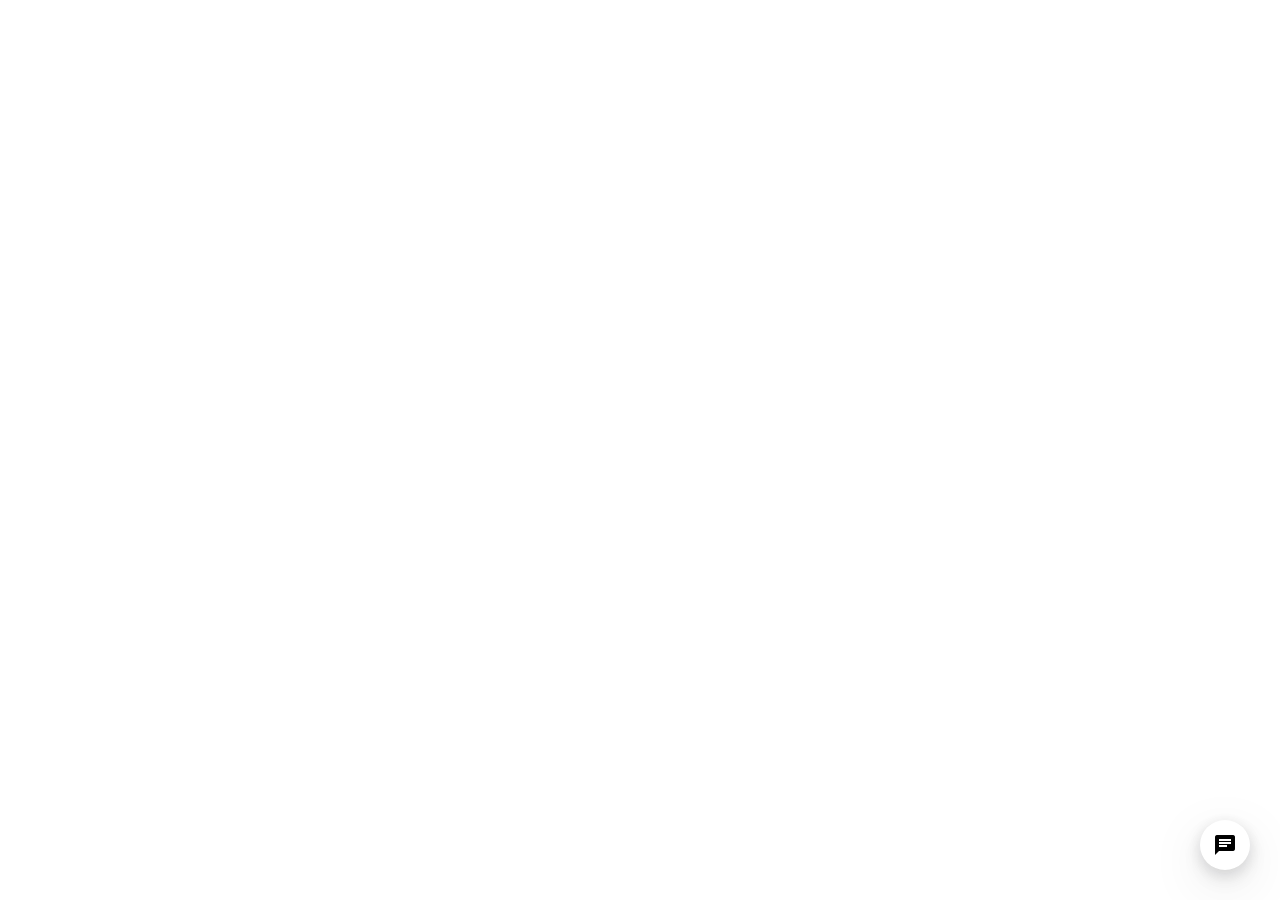
<file: index.html>
<!DOCTYPE html>
<html lang="en">

<head>
    <meta charset="UTF-8">
    <title>Chat Bot</title>
    <link rel="stylesheet" href="https://fonts.googleapis.com/icon?family=Material+Icons">
    <link href="https://fonts.googleapis.com/css2?family=Ubuntu&display=swap" rel="stylesheet">
    <style>
        /* html{
            background-color: #111;
        } */
        html,
        body {
            margin: 0;
            padding: 0;
        }

        .chatbot {
            position: fixed;
            right: 30px;
            bottom: 30px;
            display: flex;
            flex-direction: column;
            align-items: center;
            font-family: 'Ubuntu', sans-serif;
        }

        #chatbox {
            background-color: white;
            box-shadow: rgba(17, 17, 26, 0.1) 0px 4px 16px, rgba(17, 17, 26, 0.1) 0px 8px 24px, rgba(17, 17, 26, 0.1) 0px 16px 56px;
            border-radius: 20px;
            margin-bottom: 10px;
            position: relative;
            overflow: hidden;
        }

        #icon {
            display: flex;
            justify-content: center;
            align-items: center;
            background-color: white;
            border-radius: 50%;
            height: 50px;
            width: 50px;
            box-shadow: rgba(17, 17, 26, 0.1) 0px 4px 16px, rgba(17, 17, 26, 0.1) 0px 8px 24px, rgba(17, 17, 26, 0.1) 0px 16px 56px;
            cursor: pointer;
        }

        #containerChat {
            visibility: hidden;
            opacity: 0;
        }

        .show-chatbox {
            height: 500px;
            width: 300px;
            transition: 0.5s ease all;
        }

        .show-chats {
            visibility: visible !important;
            opacity: 1 !important;
            transition: opacity 0.5s ease;
        }

        .hide-chatbox {
            height: 0px;
            width: 0px;
            transition: 0.5s ease;
        }

        .change-chaticon-color {
            background-color: #a2f1ff !important;
        }

        .input-area {
            width: 100%;
            display: flex;
            justify-content: center;
            align-items: center;
            position: absolute;
            bottom: 5px;
        }

        .input-area input {
            width: 75%;
            padding: 10px;
            outline: none;
            border: 0px;
            border-radius: 10px;
            background-color: #eeeeee;
            margin: 5px;
        }

        #sendIcon {
            margin: 5px;
            cursor: pointer;
        }

        #messageArea {
            display: flex;
            flex-direction: column;
            height: 450px;
            width: 100%;
            overflow-y: scroll;
        }

        .messageBlock {
            width: max-content;
            max-width: 200px;
            padding: 12px;
            margin: 5px;
            border-radius: 20px;
            overflow-wrap: break-word;
        }

        ::-webkit-scrollbar {
            width: 0;
            background: transparent;
        }
    </style>
</head>

<body>
    <div class="chatbot">
        <div id="chatbox" class="hide-chatbox">
            <div id="containerChat">
                <div id="messageArea">

                </div>
                <div class="input-area">
                    <input id="chattext" type="text" placeholder="Type your query..." maxlength="200"
                        autocomplete="off">
                    <i class="material-icons" id="sendIcon">send</i>
                </div>
            </div>
        </div>
        <div id="icon">
            <i class="material-icons" id="chatIcon">chat</i>
        </div>
    </div>
</body>
<script>
    function formMessage(msg, pers) {
        if (msg) {
            var span = document.createElement("span");
            span.innerHTML = msg;
            if (pers == "user") {
                span.style.backgroundColor = "#a2f1ff";
                span.style.marginLeft = "auto";
            }
            else {
                span.style.backgroundColor = "#d6d6d6";
            }
            span.classList.add('messageBlock');
            var msgarea = document.getElementById("messageArea");
            msgarea.appendChild(span);
            msgarea.scrollTop = msgarea.scrollHeight;
        }
    }

    function botReply(str) {
        if (str == "") {
            formMessage("Hi! I am ALT - F4 Virtual Assistant. How can I help you? &#128515;", "bot")
        }
        else{
            formMessage(str, "bot")
        }
    }

    function sendMessage() {
        var msg = document.getElementById('chattext').value;
        document.getElementById('chattext').value = "";
        formMessage(msg, "user");
        botReply("Sorry! Service Unavailable at the moment.");
    }

    document.getElementById('icon').addEventListener('click', function () {
        document.getElementById('chatbox').classList.toggle('show-chatbox');
        document.getElementById('chatbox').classList.toggle('hide-chatbox');
        document.getElementById('containerChat').classList.toggle('show-chats');
        document.getElementById('icon').classList.toggle('change-chaticon-color');
        if (document.getElementById('messageArea').getElementsByTagName('span').length == 0) {
            botReply("");
        }
    })

    document.getElementById('sendIcon').addEventListener('click', sendMessage);
    document.getElementById('chattext').addEventListener('keyup', function (e) {
        if (e.keyCode == 13)
            document.getElementById('sendIcon').click();
    });
</script>

</html>
</file>
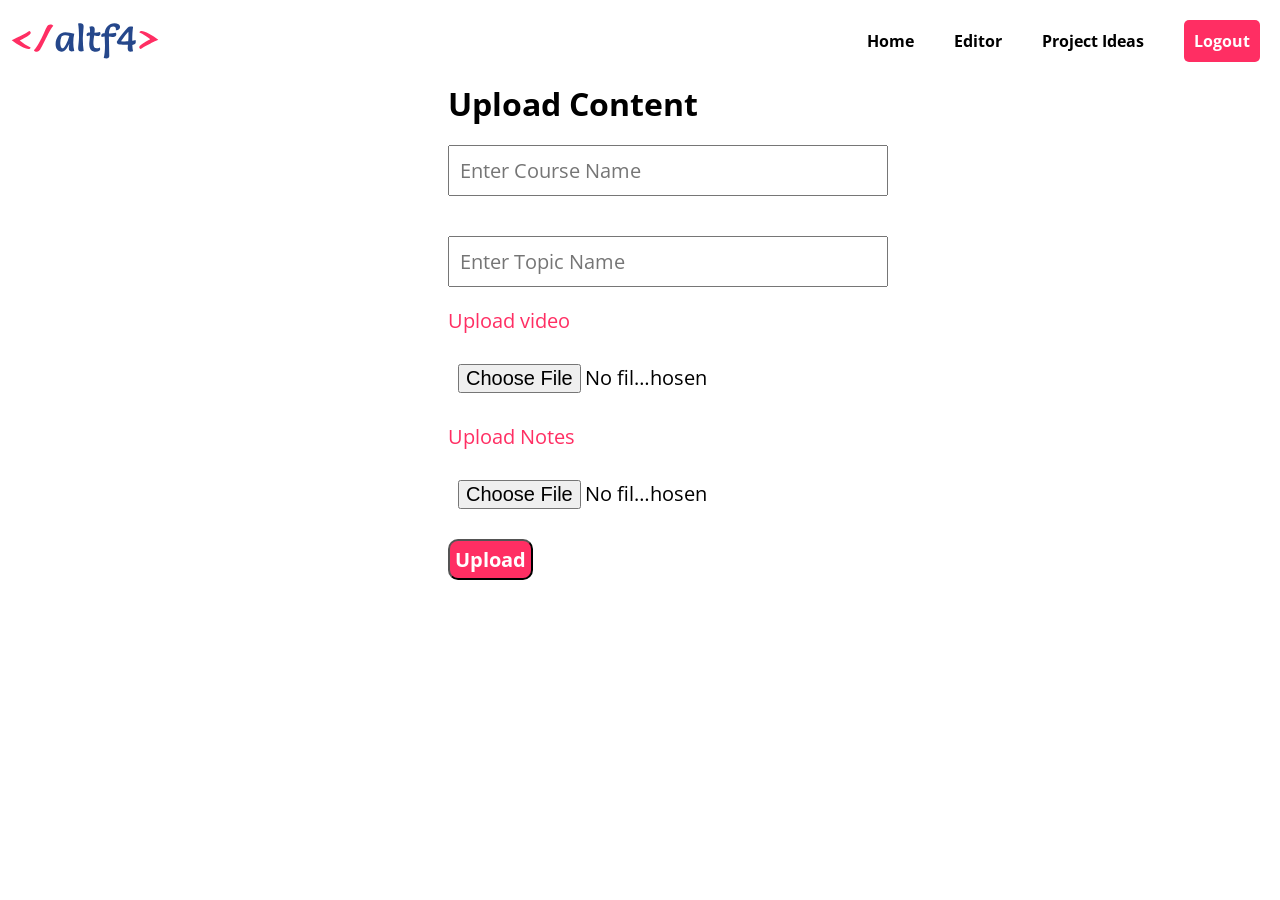
<file: addingVedioToCourse.html>
<!DOCTYPE html>
<html lang="en">

<head>
    <meta charset="UTF-8">
    <meta http-equiv="X-UA-Compatible" content="IE=edge">
    <meta name="viewport" content="width=device-width, initial-scale=1.0">
    <title>Document</title>
    <style>
        @import url('https://fonts.googleapis.com/css2?family=Open+Sans&display=swap');

        * {
            margin: 0;
            padding: 0;
            font-family: 'Open Sans', sans-serif;
        }

        .nav_tr {
            font-weight: bold;
            display: flex;
            justify-content: flex-end;
            align-items: center;
            width: 100%;
            position: fixed;
            top: 0;
            background-color: white;
        }

        .nav_tr a {
            color: inherit;
            text-decoration: inherit;
        }

        .nav_tr div {
            margin: 20px;
            top: 0px;
            position: relative;
            transition: all 0.3s ease;
            cursor: pointer;
            text-align: center;
        }

        .nav_tr div:hover {
            top: -3px;
            color: #FF2E63;
        }

        .altf4logo {
            margin-right: auto;
            width: 150px;
            margin-left: 10px;
            cursor: pointer;
        }

        #logout {
            padding: 10px;
            color: white;
            background-color: #FF2E63;
            border-radius: 5px;
        }

        #logout:hover {
            box-shadow: rgba(60, 64, 67, 0.3) 0px 1px 2px 0px, rgba(60, 64, 67, 0.15) 0px 1px 3px 1px;
        }

        .contentVideoAdd {
            margin-top: 82px;
            margin-left: 35%;
        }
        .mb-3{
            display: flex;
            flex-direction: column;
        }
        .mb-3 input{
            width: 50%;
            padding: 10px;
            margin: 20px 0px;
            font-size: 20px;
        }
        .mb-3 label{
            font-size: 20px;
            color: #FF2E63;
        }
        #formFile{
            width: 30%;
        }
        #submitButton{
            padding: 5px;
            font-size: 20px;
            background-color: #FF2E63;
            color: white;
            font-weight: bold;
            border-radius: 10px;
            cursor: pointer;
        }

        @media only screen and (max-width: 768px) {
            .nav {
                justify-content: center;
            }

            .altf4logo {
                display: none;
            }
        }
    </style>
</head>

<body>

    <head>
        <div class="nav_tr">
            <img src="altf4 logo.svg" alt="altf4 logo" class="altf4logo">
            <a href="home.php">
                <div id="editor">
                    Home
                </div>
            </a>
            <div id="editor">
                Editor
            </div>

            <a href="project_idea.php">
                <div id="projectIdeas">
                    Project Ideas
                </div>
            </a>
            <a href="logout.php">
                <div id="logout">
                    Logout
                </div>
            </a>
        </div>
        <div class="contentVideoAdd">
            <!-- <button>create coruse</button> -->
            <h1>Upload Content</h1>
            <form action="addingvideoToCourse.php" method="post" enctype="multipart/form-data">
                <div class="mb-3">
                    <input type="text" placeholder="Enter Course Name" name="course" required>
                    <input type="text" placeholder="Enter Topic Name" name="topic" required>
                    <label for="formFile" class="form-label">Upload video</label>
                    <input class="form-control" name="file" type="file" id="formFile" required>
                    <label for="formFile" class="form-label">Upload Notes</label>
                    <input class="form-control" name="notes" type="file" id="formFile" required>
                </div>
                <input type="submit" name="upload" value="Upload" class="btn btn-success ml-3" id="submitButton">

            </form>

        </div>
    </head>
</body>

</html>
</file>
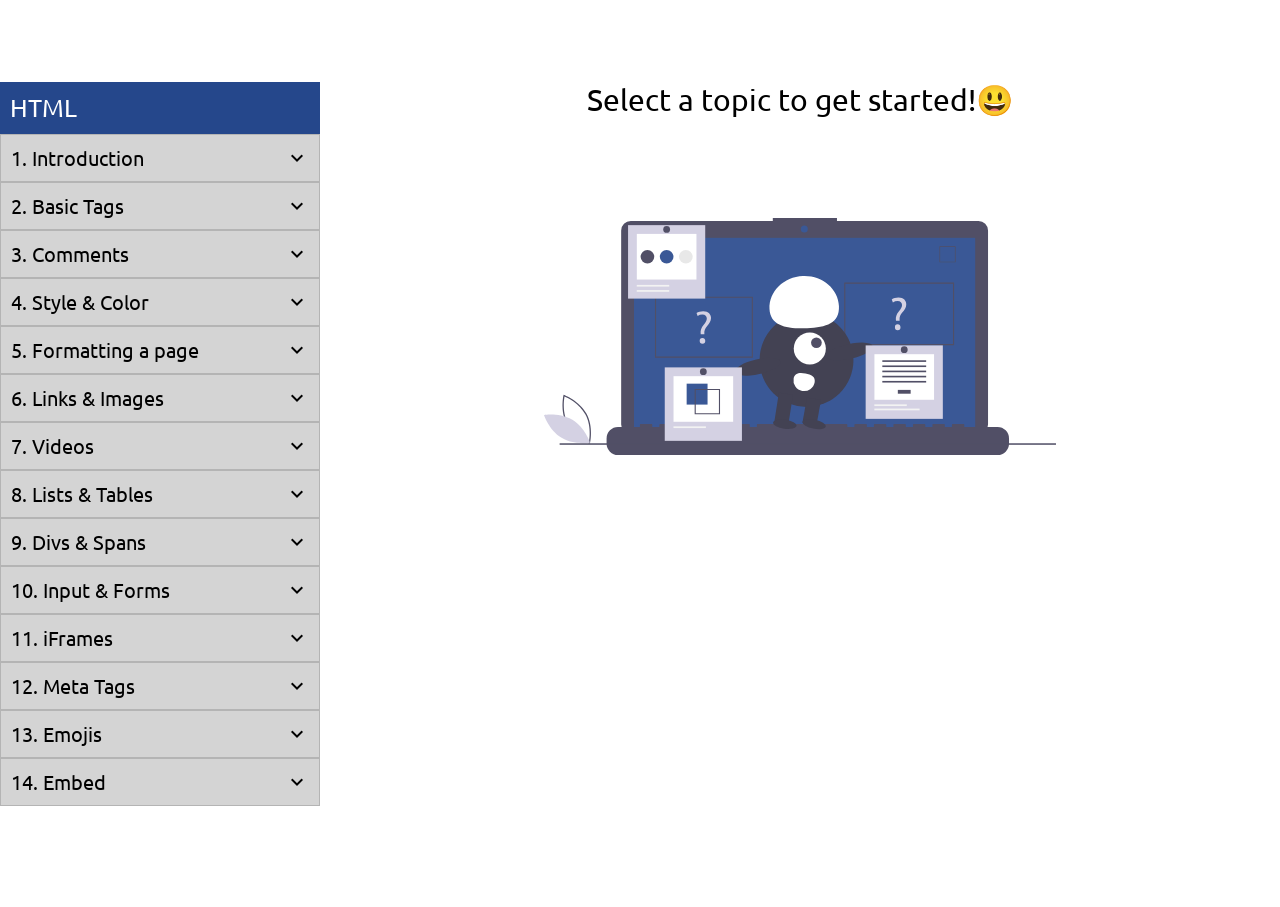
<file: commentsection.html>
<!DOCTYPE html>
<html lang="en">

<head>
    <meta charset="UTF-8">
    <meta http-equiv="X-UA-Compatible" content="IE=edge">
    <meta name="viewport" content="width=device-width, initial-scale=1.0">
    <link rel="stylesheet" href="https://fonts.googleapis.com/icon?family=Material+Icons">
    <link href="https://fonts.googleapis.com/css2?family=Ubuntu&display=swap" rel="stylesheet">
    <link rel="stylesheet" href="commentsection.css">
    <title>Comments</title>
</head>

<body>
    <div class="container">
        <div class="playlist">
            <div class="playlist-scroll">
                <div id="topic">HTML</div>
                <div class="subtopics">
                    <div class="topicname">
                        <span>1. Introduction</span>
                        <i class="material-icons">expand_more</i>
                    </div>
                    <div class="disable-options options">
                        <div class="video">
                            <span>Video</span>
                            <i class="material-icons">play_circle_filled</i>
                        </div>
                        <div class="notes">
                            <span>Notes</span>
                            <i class="material-icons">description</i>
                        </div>
                        <div class="quiz">
                            <span>Quiz</span>
                            <i class="material-icons">live_help</i>
                        </div>
                    </div>

                    <div class="topicname">
                        <span>2. Basic Tags</span>
                        <i class="material-icons">expand_more</i>
                    </div>
                    <div class="disable-options options">
                        <div class="video">
                            <span>Video</span>
                            <i class="material-icons">play_circle_filled</i>
                        </div>
                        <div class="notes">
                            <span>Notes</span>
                            <i class="material-icons">description</i>
                        </div>
                        <div class="quiz">
                            <span>Quiz</span>
                            <i class="material-icons">live_help</i>
                        </div>
                    </div>

                    <div class="topicname">
                        <span>3. Comments</span>
                        <i class="material-icons">expand_more</i>
                    </div>
                    <div class="disable-options options">
                        <div class="video">
                            <span>Video</span>
                            <i class="material-icons">play_circle_filled</i>
                        </div>
                        <div class="notes">
                            <span>Notes</span>
                            <i class="material-icons">description</i>
                        </div>
                        <div class="quiz">
                            <span>Quiz</span>
                            <i class="material-icons">live_help</i>
                        </div>
                    </div>

                    <div class="topicname">
                        <span>4. Style & Color</span>
                        <i class="material-icons">expand_more</i>
                    </div>
                    <div class="disable-options options">
                        <div class="video">
                            <span>Video</span>
                            <i class="material-icons">play_circle_filled</i>
                        </div>
                        <div class="notes">
                            <span>Notes</span>
                            <i class="material-icons">description</i>
                        </div>
                        <div class="quiz">
                            <span>Quiz</span>
                            <i class="material-icons">live_help</i>
                        </div>
                    </div>

                    <div class="topicname">
                        <span>5. Formatting a page</span>
                        <i class="material-icons">expand_more</i>
                    </div>
                    <div class="disable-options options">
                        <div class="video">
                            <span>Video</span>
                            <i class="material-icons">play_circle_filled</i>
                        </div>
                        <div class="notes">
                            <span>Notes</span>
                            <i class="material-icons">description</i>
                        </div>
                        <div class="quiz">
                            <span>Quiz</span>
                            <i class="material-icons">live_help</i>
                        </div>
                    </div>

                    <div class="topicname">
                        <span>6. Links & Images</span>
                        <i class="material-icons">expand_more</i>
                    </div>
                    <div class="disable-options options">
                        <div class="video">
                            <span>Video</span>
                            <i class="material-icons">play_circle_filled</i>
                        </div>
                        <div class="notes">
                            <span>Notes</span>
                            <i class="material-icons">description</i>
                        </div>
                        <div class="quiz">
                            <span>Quiz</span>
                            <i class="material-icons">live_help</i>
                        </div>
                    </div>

                    <div class="topicname">
                        <span>7. Videos</span>
                        <i class="material-icons">expand_more</i>
                    </div>
                    <div class="disable-options options">
                        <div class="video">
                            <span>Video</span>
                            <i class="material-icons">play_circle_filled</i>
                        </div>
                        <div class="notes">
                            <span>Notes</span>
                            <i class="material-icons">description</i>
                        </div>
                        <div class="quiz">
                            <span>Quiz</span>
                            <i class="material-icons">live_help</i>
                        </div>
                    </div>

                    <div class="topicname">
                        <span>8. Lists & Tables</span>
                        <i class="material-icons">expand_more</i>
                    </div>
                    <div class="disable-options options">
                        <div class="video">
                            <span>Video</span>
                            <i class="material-icons">play_circle_filled</i>
                        </div>
                        <div class="notes">
                            <span>Notes</span>
                            <i class="material-icons">description</i>
                        </div>
                        <div class="quiz">
                            <span>Quiz</span>
                            <i class="material-icons">live_help</i>
                        </div>
                    </div>

                    <div class="topicname">
                        <span>9. Divs & Spans</span>
                        <i class="material-icons">expand_more</i>
                    </div>
                    <div class="disable-options options">
                        <div class="video">
                            <span>Video</span>
                            <i class="material-icons">play_circle_filled</i>
                        </div>
                        <div class="notes">
                            <span>Notes</span>
                            <i class="material-icons">description</i>
                        </div>
                        <div class="quiz">
                            <span>Quiz</span>
                            <i class="material-icons">live_help</i>
                        </div>
                    </div>

                    <div class="topicname">
                        <span>10. Input & Forms</span>
                        <i class="material-icons">expand_more</i>
                    </div>
                    <div class="disable-options options">
                        <div class="video">
                            <span>Video</span>
                            <i class="material-icons">play_circle_filled</i>
                        </div>
                        <div class="notes">
                            <span>Notes</span>
                            <i class="material-icons">description</i>
                        </div>
                        <div class="quiz">
                            <span>Quiz</span>
                            <i class="material-icons">live_help</i>
                        </div>
                    </div>

                    <div class="topicname">
                        <span>11. iFrames</span>
                        <i class="material-icons">expand_more</i>
                    </div>
                    <div class="disable-options options">
                        <div class="video">
                            <span>Video</span>
                            <i class="material-icons">play_circle_filled</i>
                        </div>
                        <div class="notes">
                            <span>Notes</span>
                            <i class="material-icons">description</i>
                        </div>
                        <div class="quiz">
                            <span>Quiz</span>
                            <i class="material-icons">live_help</i>
                        </div>
                    </div>

                    <div class="topicname">
                        <span>12. Meta Tags</span>
                        <i class="material-icons">expand_more</i>
                    </div>
                    <div class="disable-options options">
                        <div class="video">
                            <span>Video</span>
                            <i class="material-icons">play_circle_filled</i>
                        </div>
                        <div class="notes">
                            <span>Notes</span>
                            <i class="material-icons">description</i>
                        </div>
                        <div class="quiz">
                            <span>Quiz</span>
                            <i class="material-icons">live_help</i>
                        </div>
                    </div>

                    <div class="topicname">
                        <span>13. Emojis</span>
                        <i class="material-icons">expand_more</i>
                    </div>
                    <div class="disable-options options">
                        <div class="video">
                            <span>Video</span>
                            <i class="material-icons">play_circle_filled</i>
                        </div>
                        <div class="notes">
                            <span>Notes</span>
                            <i class="material-icons">description</i>
                        </div>
                        <div class="quiz">
                            <span>Quiz</span>
                            <i class="material-icons">live_help</i>
                        </div>
                    </div>

                    <div class="topicname">
                        <span>14. Embed</span>
                        <i class="material-icons">expand_more</i>
                    </div>
                    <div class="disable-options options">
                        <div class="video">
                            <span>Video</span>
                            <i class="material-icons">play_circle_filled</i>
                        </div>
                        <div class="notes">
                            <span>Notes</span>
                            <i class="material-icons">description</i>
                        </div>
                        <div class="quiz">
                            <span>Quiz</span>
                            <i class="material-icons">live_help</i>
                        </div>
                    </div>
                </div>
            </div>
        </div>
        <div class="content">
            <div id="placeHolder">
                Select a topic to get started!&#128515;<br>
                <img src="placeholderSvg.svg" alt="">
            </div>
            <video src="sample.mp4" id="video-content" class="display-none" controls></video>

            <!-- Comment Section Start -->
            <div class="display-none" id = "comment-section">
                <div id="video-name"></div>
                <div id="comments">
                    <div id="comment-heading">
                        <span>HTML Discussion</span>
                        <i class="material-icons">question_answer</i>
                    </div>
                    <div id="commentContent">
                        <div id="typeArea">
                            <input type="text" placeholder="Type your comment..." id="chatinput">
                            <i class="material-icons" id = "comment-send-icon" style="cursor: pointer;">send</i>
                        </div>
                        <div id="commentsArea">
                            <div id="commentsNumber"></div>
                        </div>
                    </div>

                </div>
                <div id="navigator"></div>
            </div>
            <!-- Comment Section End -->

            <div id="notes-content" class="display-none">
                <embed src="notes.pdf" type="application/pdf" width="100%" height="100%">
            </div>

            <div id="quiz-content" class="display-none">
                <div id="ques1" class="quiz-question">
                    <div>1. What is the full form of HTML?</div>
                    <ul class="quiz-options" id="op1">
                        <li>Hyperlink Text Markup Language</li>
                        <li id = "correct1">Hypertext Markup Language</li>
                        <li>Hyper and Tags Markup Language</li>
                    </ul>
                </div>
                <div id="ques2" class="quiz-question">
                    <div>2. What is the full form of CSS?</div>
                    <ul class="quiz-options" id="op2">
                        <li >Computer Style Spreadsheets</li>
                        <li id ="correct2">Cascading Style Sheets</li>
                        <li>Customization Style Sheets</li>
                    </ul>
                </div>
                <div id="ques3" class="quiz-question">
                    <div>3. How to resize a background image using CSS3?</div>
                    <ul class="quiz-options" id="op3">
                        <li id = "correct3">background-size: 80px 60px;</li>
                        <li >bg-dimension: 80px 60px;</li>
                        <li >background-proportion: 80px 60px;</li>
                    </ul>
                </div>
                <div id="ques4" class="quiz-question">
                    <div>4. How can you create rounded corners in CSS3?</div>
                    <ul class="quiz-options" id="op4">
                        <li>border-effect: round-corner</li>
                        <li id = "correct4">border-radius: 30px</li>
                        <li>border[round]: 30px</li>
                    </ul>
                </div>
                <div id="ques5" class="quiz-question">
                    <div>5. Inside which HTML element do we put the JavaScript?</div>
                    <ul class="quiz-options" id="op5">
                        <li id = "correct5">&ltscript&gt</li>
                        <li >&ltjavascript&gt</li>
                        <li >&ltjs&gt</li>
                    </ul>
                </div>
                <button type="submit" id="quiz-submit" onclick="checkQuiz()">Submit</button>
            </div>
        </div>
        <script src="commentsection.js"></script>
</body>
</html>
</file>
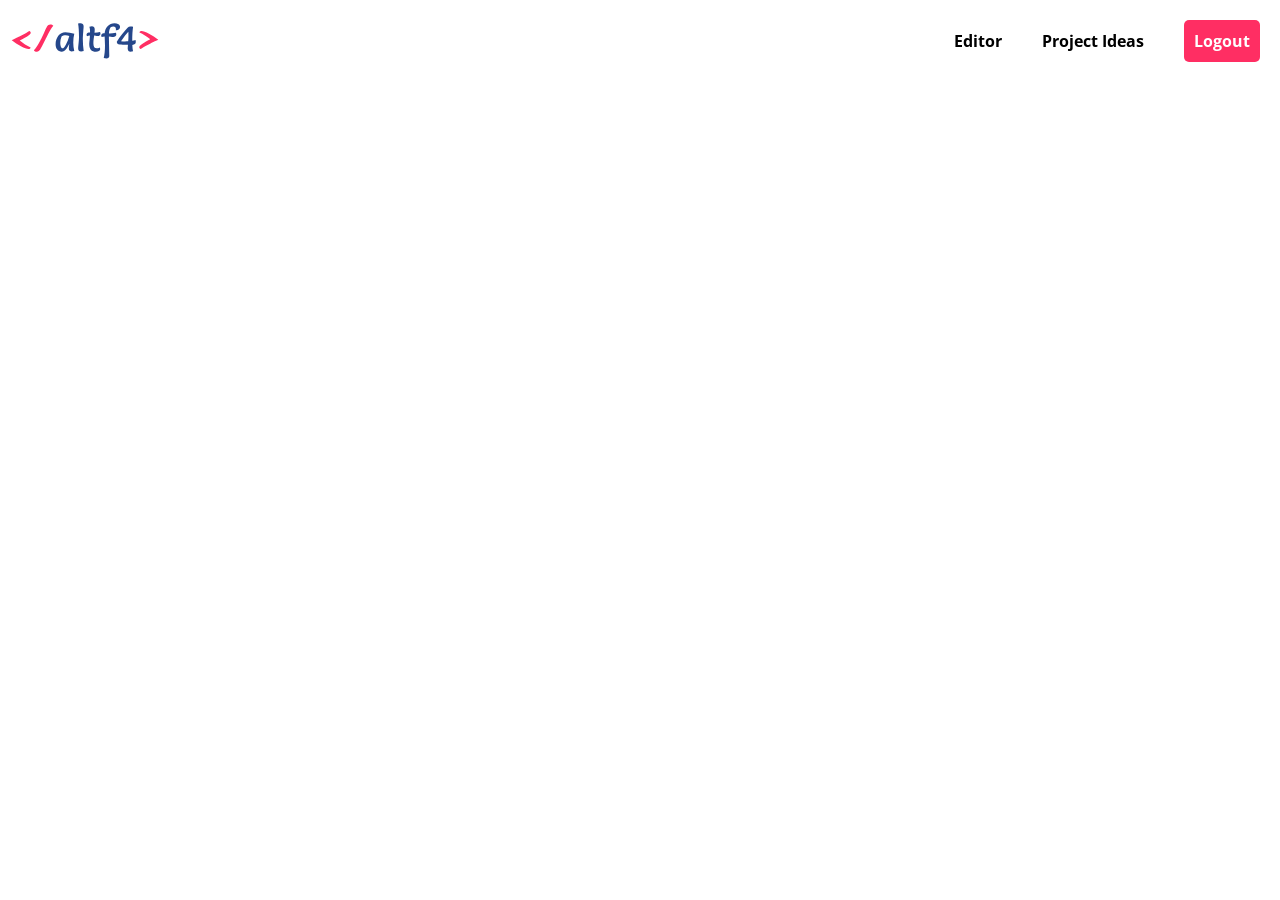
<file: navbar.html>
<!DOCTYPE html>
<html lang="en">
<head>
    <meta charset="UTF-8">
    <meta http-equiv="X-UA-Compatible" content="IE=edge">
    <meta name="viewport" content="width=device-width, initial-scale=1.0">
    <title>Document</title>
    <style>
        @import url('https://fonts.googleapis.com/css2?family=Open+Sans&display=swap');

        * {
            margin: 0;
            padding: 0;
            font-family: 'Open Sans', sans-serif;
        }

        .nav {
            font-weight: bold;
            display: flex;
            justify-content: flex-end;
            align-items: center;
            width: 100%;
            position: fixed;
            top: 0;
            background-color: white;
        }

        .nav div {
            margin: 20px;
            top: 0px;
            position: relative;
            transition: all 0.3s ease;
            cursor: pointer;
            text-align: center;
        }

        .nav div:hover {
            top: -3px;
            color: #FF2E63;
        }

        .altf4logo{
            margin-right: auto;
            width: 150px;
            margin-left: 10px;
            cursor: pointer;
        }

        #logout{
            padding: 10px;
            color: white;
            background-color: #FF2E63;
            border-radius: 5px;
        }

        #logout:hover{
            box-shadow: rgba(60, 64, 67, 0.3) 0px 1px 2px 0px, rgba(60, 64, 67, 0.15) 0px 1px 3px 1px;
        }

        .content{
            margin-top: 82px;
        }

        @media only screen and (max-width: 768px) {
            .nav{
                justify-content: center;
            }
            .altf4logo{
                display: none;
            }
        }

    </style>
</head>
<body>
    <head>
        <div class="nav">
            <img src="altf4 logo.svg" alt="altf4 logo" class="altf4logo">
            <div id="editor">
                Editor
            </div>
            <div id="projectIdeas">
                Project Ideas
            </div>
            <div id="logout">
                Logout
            </div>
        </div>
        <div class="content">
            <!-- All content goes here -->
        </div>
    </head>
</body>
</html>
</file>
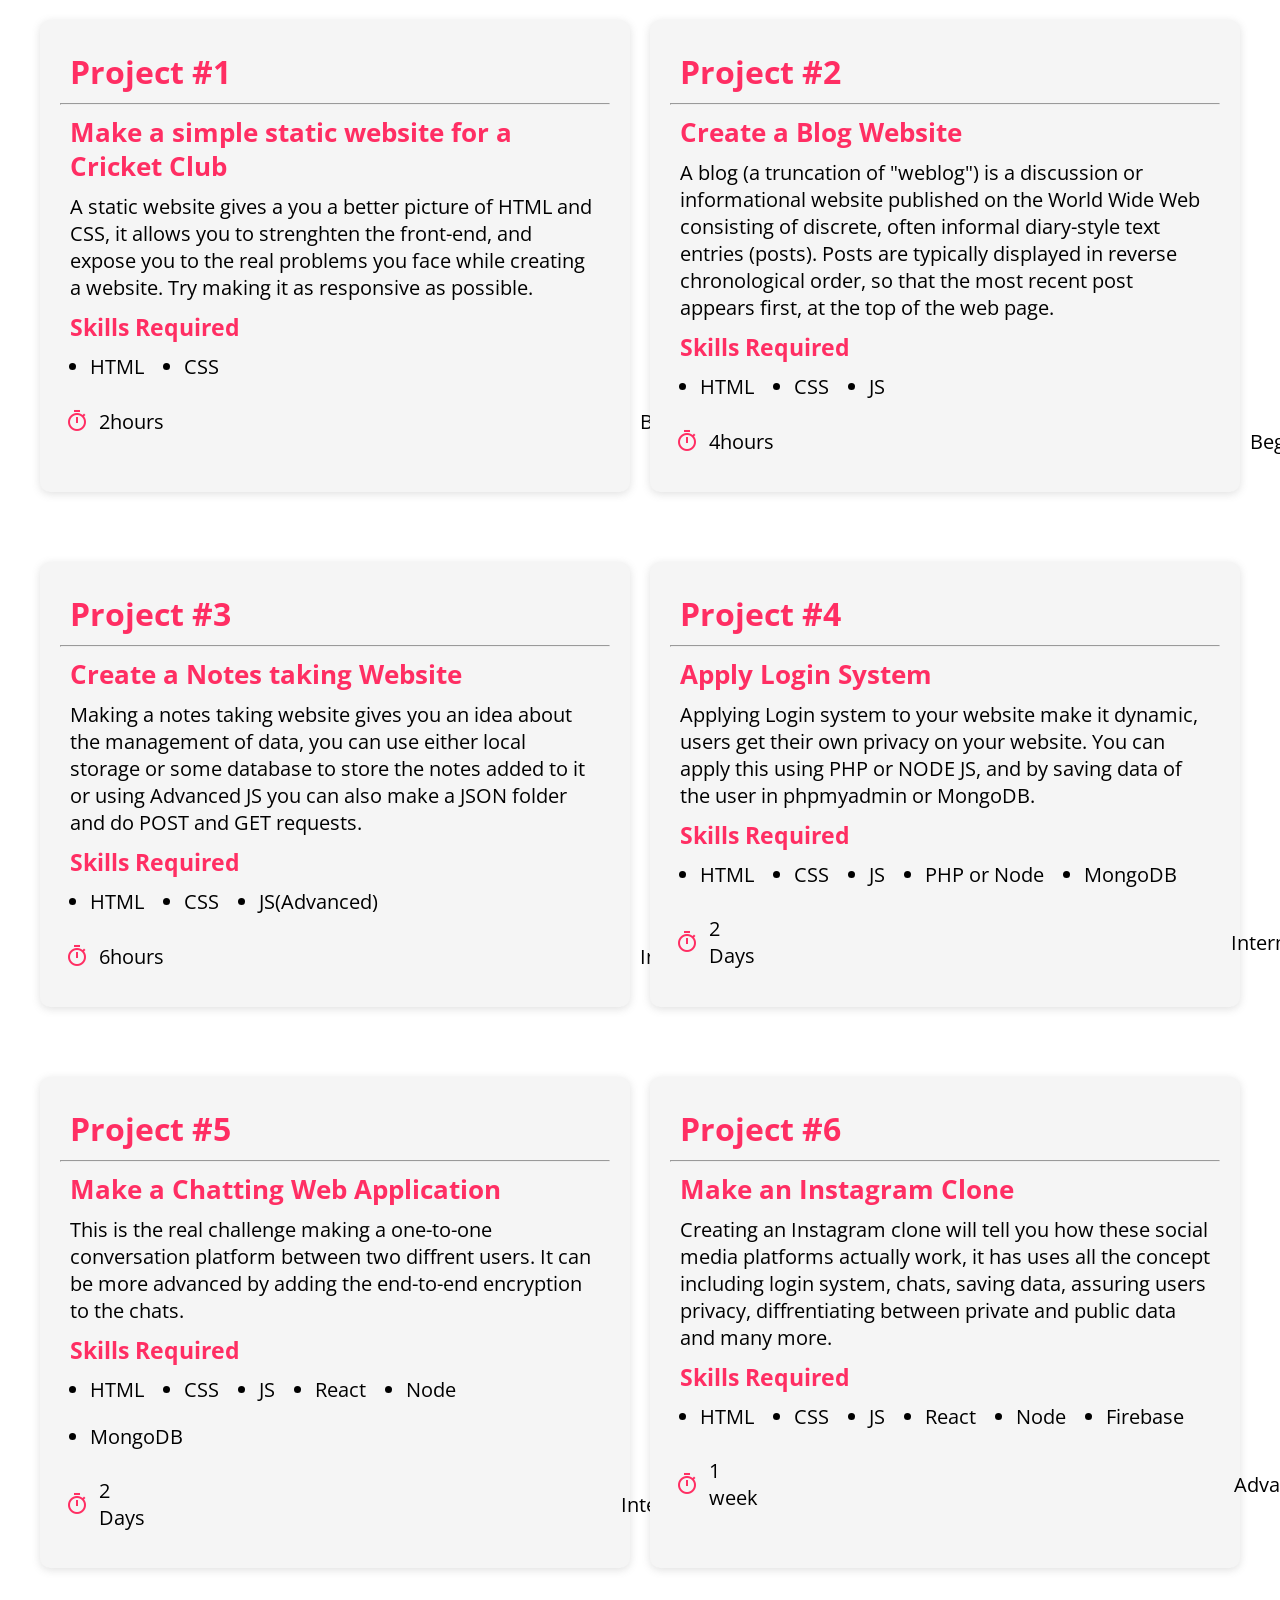
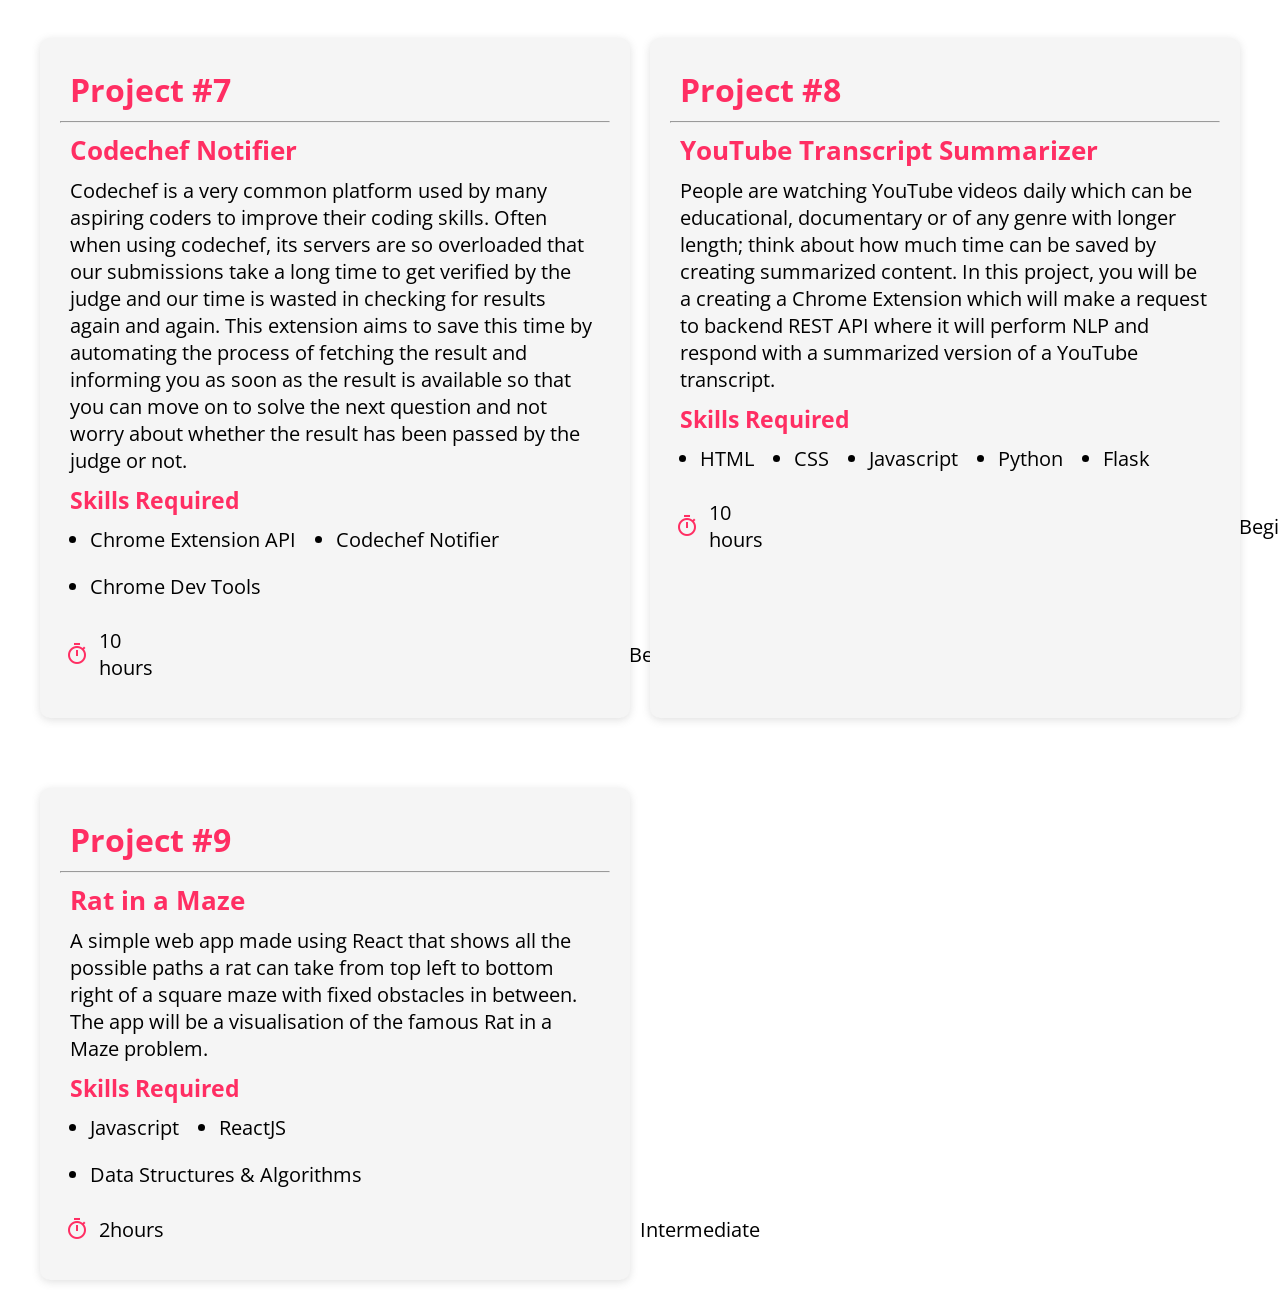
<file: project_idea.html>
<!DOCTYPE html>
<html lang="en">

<head>
    <meta charset="UTF-8">
    <meta http-equiv="X-UA-Compatible" content="IE=edge">
    <meta name="viewport" content="width=device-width, initial-scale=1.0">
    <title>Project Ideas</title>
    <link rel="stylesheet" href="https://fonts.googleapis.com/icon?family=Material+Icons">
    <style>
        @import url('https://fonts.googleapis.com/css2?family=Open+Sans&display=swap');

        * {
            margin: 0;
            padding: 0;
            color: #FF2E63;
            font-family: 'Open Sans', sans-serif;
        }

        .project-content {
            display: flex;
            justify-content: center;
        }

        .grid-container {
            display: grid;
            grid-row-gap: 50px;
            grid-template-columns: auto auto;
            padding: 10px;
            max-width: 1400px;
        }

        .grid-item {
            max-width: 550px;
            background-color: whitesmoke;
            padding: 20px;
            text-align: left;
            border-radius: 10px;
            top: 0;
            left: 0;
            position: relative;
            transition: all 0.3s ease;
            margin: 10px;
            box-shadow: rgba(99, 99, 99, 0.2) 0px 2px 8px 0px;
        }

        .grid-item:hover {
            top: -5px;
            left: -5px;
            box-shadow: 0 15px 20px 0 rgba(0, 0, 0, 0.2), 0 6px 20px 0 rgba(0, 0, 0, 0.19);
        }

        .grid-item h1 {
            margin: 10px;
        }

        .skills {
            margin: 10px 10px;
            font-size: 20px;
        }

        .heading {
            font-size: 17px;
            margin: 10px 10px;
        }

        .projectDisc {
            margin: 10px 10px;
            color: black;
            font-size: 20px;
        }

        .skills ul {
            display: flex;
            flex-wrap: wrap;
        }

        .skills ul li {
            margin: 10px 20px;
            color: black;
        }

        .timing {
            display: flex;
            align-items: center;
            font-size: 20px;
            margin: 17px 10px 17px -5px;
            color: black;
        }

        .timing span {
            margin: 2px 10px;
        }
    </style>
</head>

<body>
    <div class="project-content">
        <div class="grid-container">
            <div class="grid-item">
                <h1>Project #1</h1>
                <hr>
                <div class="heading">
                    <h2>Make a simple static website for a Cricket Club</h2>
                </div>
                <div class="projectDisc">
                    A static website gives a you a better picture of HTML and CSS, it allows you to strenghten the
                    front-end, and expose you to the real problems you face while creating a website. Try making it as
                    responsive as possible.
                </div>
                <div class="skills">
                    <h3>Skills Required</h3>
                    <ul>
                        <li>HTML</li>
                        <li>CSS</li>
                    </ul>
                </div>
                <div class="timing">
                    <span class="material-icons">timer</span>
                    2hours
                    <span class="material-icons">
                        signal_cellular_alt
                    </span>
                    Beginner
                </div>
            </div>
            <div class="grid-item">
                <h1>Project #2</h1>
                <hr>
                <div class="heading">
                    <h2>Create a Blog Website</h2>
                </div>
                <div class="projectDisc">
                    A blog (a truncation of "weblog") is a discussion or informational website published on the World
                    Wide
                    Web consisting of discrete, often informal diary-style text entries (posts). Posts are typically
                    displayed in reverse chronological order, so that the most recent post appears first, at the top of
                    the
                    web page.
                </div>
                <div class="skills">
                    <h3>Skills Required</h3>
                    <ul>
                        <li>HTML</li>
                        <li>CSS</li>
                        <li>JS</li>
                    </ul>
                </div>
                <div class="timing">
                    <span class="material-icons">timer</span>
                    4hours
                    <span class="material-icons">
                        signal_cellular_alt
                    </span>
                    Beginner
                </div>
            </div>
            <div class="grid-item">
                <h1>Project #3</h1>
                <hr>
                <div class="heading">
                    <h2>Create a Notes taking Website</h2>
                </div>
                <div class="projectDisc">
                    Making a notes taking website gives you an idea about the management of data, you can use either
                    local
                    storage or some database to store the notes added to it or using Advanced JS you can also make a
                    JSON
                    folder and do POST and GET requests.
                </div>
                <div class="skills">
                    <h3>Skills Required</h3>
                    <ul>
                        <li>HTML</li>
                        <li>CSS</li>
                        <li>JS(Advanced)</li>
                    </ul>
                </div>
                <div class="timing">
                    <span class="material-icons">timer</span>
                    6hours
                    <span class="material-icons">
                        signal_cellular_alt
                    </span>
                    Intermediate
                </div>
            </div>
            <div class="grid-item">
                <h1>Project #4</h1>
                <hr>
                <div class="heading">
                    <h2>Apply Login System</h2>
                </div>
                <div class="projectDisc">
                    Applying Login system to your website make it dynamic, users get their own privacy on your website.
                    You
                    can apply this using PHP or NODE JS, and by saving data of the user in phpmyadmin or MongoDB.
                </div>
                <div class="skills">
                    <h3>Skills Required</h3>
                    <ul>
                        <li>HTML</li>
                        <li>CSS</li>
                        <li>JS</li>
                        <li>PHP or Node</li>
                        <li>MongoDB</li>
                    </ul>
                </div>
                <div class="timing">
                    <span class="material-icons">timer</span>
                    2 Days
                    <span class="material-icons">
                        signal_cellular_alt
                    </span>
                    Intermediate
                </div>
            </div>
            <div class="grid-item">
                <h1>Project #5</h1>
                <hr>
                <div class="heading">
                    <h2>Make a Chatting Web Application</h2>
                </div>
                <div class="projectDisc">
                    This is the real challenge making a one-to-one conversation platform between two diffrent users. It
                    can
                    be more advanced by adding the end-to-end encryption to the chats.
                </div>
                <div class="skills">
                    <h3>Skills Required</h3>
                    <ul>
                        <li>HTML</li>
                        <li>CSS</li>
                        <li>JS</li>
                        <li>React</li>
                        <li>Node</li>
                        <li>MongoDB</li>
                    </ul>
                </div>
                <div class="timing">
                    <span class="material-icons">timer</span>
                    2 Days
                    <span class="material-icons">
                        signal_cellular_alt
                    </span>
                    Intermediate
                </div>
            </div>
            <div class="grid-item">
                <h1>Project #6</h1>
                <hr>
                <div class="heading">
                    <h2>Make an Instagram Clone</h2>
                </div>
                <div class="projectDisc">
                    Creating an Instagram clone will tell you how these social media platforms actually work, it has
                    uses
                    all the concept including login system, chats, saving data, assuring users privacy, diffrentiating
                    between private and public data and many more.
                </div>
                <div class="skills">
                    <h3>Skills Required</h3>
                    <ul>
                        <li>HTML</li>
                        <li>CSS</li>
                        <li>JS</li>
                        <li>React</li>
                        <li>Node</li>
                        <li>Firebase</li>
                    </ul>
                </div>
                <div class="timing">
                    <span class="material-icons">timer</span>
                    1 week
                    <span class="material-icons">
                        signal_cellular_alt
                    </span>
                    Advanced
                </div>
            </div>
            <div class="grid-item">
                <h1>Project #7</h1>
                <hr>
                <div class="heading">
                    <h2>Codechef Notifier</h2>
                </div>
                <div class="projectDisc">
                    Codechef is a very common platform used by many aspiring coders to improve their coding skills.
                    Often when using codechef, its servers are so overloaded that our submissions take a long time to
                    get verified by the judge and our time is wasted in checking for results again and again. This
                    extension aims to save this time by automating the process of fetching the result and informing you
                    as soon as the result is available so that you can move on to solve the next question and not worry
                    about whether the result has been passed by the judge or not.
                </div>
                <div class="skills">
                    <h3>Skills Required</h3>
                    <ul>
                        <li>Chrome Extension API</li>
                        <li>Codechef Notifier</li>
                        <li>Chrome Dev Tools</li>
                    </ul>
                </div>
                <div class="timing">
                    <span class="material-icons">timer</span>
                    10 hours
                    <span class="material-icons">
                        signal_cellular_alt
                    </span>
                    Beginner
                </div>
            </div>
            <div class="grid-item">
                <h1>Project #8</h1>
                <hr>
                <div class="heading">
                    <h2>YouTube Transcript Summarizer</h2>
                </div>
                <div class="projectDisc">
                    People are watching YouTube videos daily which can be educational, documentary or of any genre with
                    longer length; think about how much time can be saved by creating summarized content. In this
                    project, you will be a creating a Chrome Extension which will make a request to backend REST API
                    where it will perform NLP and respond with a summarized version of a YouTube transcript.
                </div>
                <div class="skills">
                    <h3>Skills Required</h3>
                    <ul>
                        <li>HTML</li>
                        <li>CSS</li>
                        <li>Javascript</li>
                        <li>Python</li>
                        <li>Flask</li>
                    </ul>
                </div>
                <div class="timing">
                    <span class="material-icons">timer</span>
                    10 hours
                    <span class="material-icons">
                        signal_cellular_alt
                    </span>
                    Beginner
                </div>
            </div>
            <div class="grid-item">
                <h1>Project #9</h1>
                <hr>
                <div class="heading">
                    <h2>Rat in a Maze</h2>
                </div>
                <div class="projectDisc">
                    A simple web app made using React that shows all the possible paths a rat can take from top left to bottom right of a square maze with fixed obstacles in between. The app will be a visualisation of the famous Rat in a Maze problem.
                </div>
                <div class="skills">
                    <h3>Skills Required</h3>
                    <ul>
                        <li>Javascript</li>
                        <li>ReactJS</li>
                        <li>Data Structures & Algorithms</li>
                    </ul>
                </div>
                <div class="timing">
                    <span class="material-icons">timer</span>
                    2hours
                    <span class="material-icons">
                        signal_cellular_alt
                    </span>
                    Intermediate
                </div>
            </div>
        </div>

    </div>
</body>

</html>
</file>
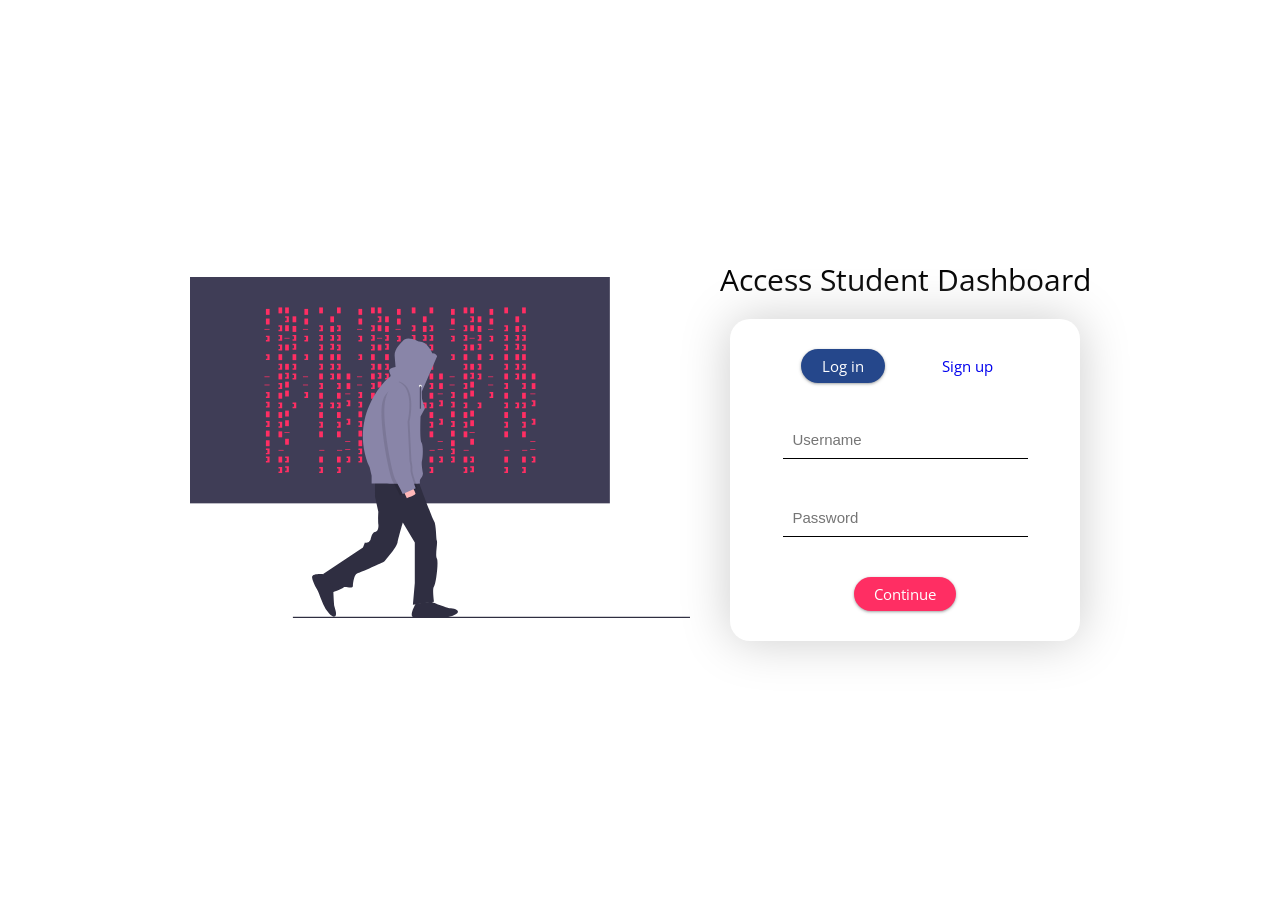
<file: student_login.html>
<!DOCTYPE html>
<html lang="en">

<head>
    <meta charset="UTF-8">
    <meta http-equiv="X-UA-Compatible" content="IE=edge">
    <meta name="viewport" content="width=device-width, initial-scale=1.0">
    <title>Student Login</title>
    <style>
        @import url('https://fonts.googleapis.com/css2?family=Open+Sans&display=swap');

        * {
            margin: 0;
            padding: 0;
        }

        .container {
            font-family: 'Open Sans', sans-serif;
            display: flex;
            justify-content: center;
            align-items: center;
            height: 100vh;
        }

        #devSvg {
            width: 500px;
            height: auto;
            margin: 0px 30px 0px 0px;
        }

        .loginBox {
            display: flex;
            flex-direction: column;
            align-items: center;
        }

        .student_login {
            text-align: center;
            font-size: 30px;
        }

        .content {
            height: auto;
            width: 350px;
            border-radius: 20px;
            box-shadow: 0 0 50px #ccc;
            margin-top: 5%;
            padding: 30px 0px;
            transition: height 0.5s ease;
        }

        
        .options {
            height: 15%;
            width: 100%;
            display: flex;
            justify-content: center;
            align-items: center;
            font-size: 15px;
        }

        .options div {
            width: 20%;
            text-align: center;
            cursor: pointer;
            margin: 0 20px;
            border: 0px;
            border-radius: 20px;
            padding: 7px;
            transition: all 0.5s ease;
        }

        .selectedOption {
            background-color: #25478B;
            color: white;
            box-shadow: rgba(60, 64, 67, 0.3) 0px 1px 2px 0px, rgba(60, 64, 67, 0.15) 0px 1px 3px 1px;
        }

        .logIn {
            display: flex;
            flex-direction: column;
            align-items: center;
            margin-top: 5%;
        }

        .entries input {
            width: 70%;
            padding: 10px;
            margin: 20px 0px;
            border: none;
            border-bottom: 1px solid black;
            transition: all 0.3s ease;
            font-size: 15px;
            box-sizing: border-box;
        }

        input:focus {
            outline: none;
            box-shadow: 0 1px black;
        }

        .continue {
            cursor: pointer;
            background: none;
            border: none;
            background-color: #FF2E63;
            color: white;
            box-shadow: rgba(60, 64, 67, 0.3) 0px 1px 2px 0px, rgba(60, 64, 67, 0.15) 0px 1px 3px 1px;
            width: 25%;
            border-radius: 20px;
            padding: 7px;
            font-size: 15px;
            font-family: 'Open Sans', sans-serif;
            text-align: center;
            margin-top: 20px;
        }

        #signup a:visited{
            text-decoration: none;
        }

        @media only screen and (max-width: 768px) {
            #devSvg {
                display: none;
            }
        }
    </style>
</head>

<body>
    <div class="container">
        <div class="svgs">
            <img src="student login svg.svg" id="devSvg">
        </div>
        <div class="loginBox">
            <div class="student_login">
                Access Student Dashboard
            </div>
            <div class="content">
                <div class="options">
                    <div id="login" class="selectedOption">
                        Log in
                    </div>
                    <div id="signup">
                        <a href="student_signup.html" style="text-decoration: none;">Sign up</a>
                    </div>
                </div>
                <div class="entries">
                    <div class="logIn">
                        <input type="text" placeholder="Username" id="user" autocomplete="off">
                        <input type="password" placeholder="Password" id="pass">
                        <div type="submit" class="continue">Continue</div>
                    </div>
                </div>
            </div>
        </div>
    </div>
</body>
</html>
</file>
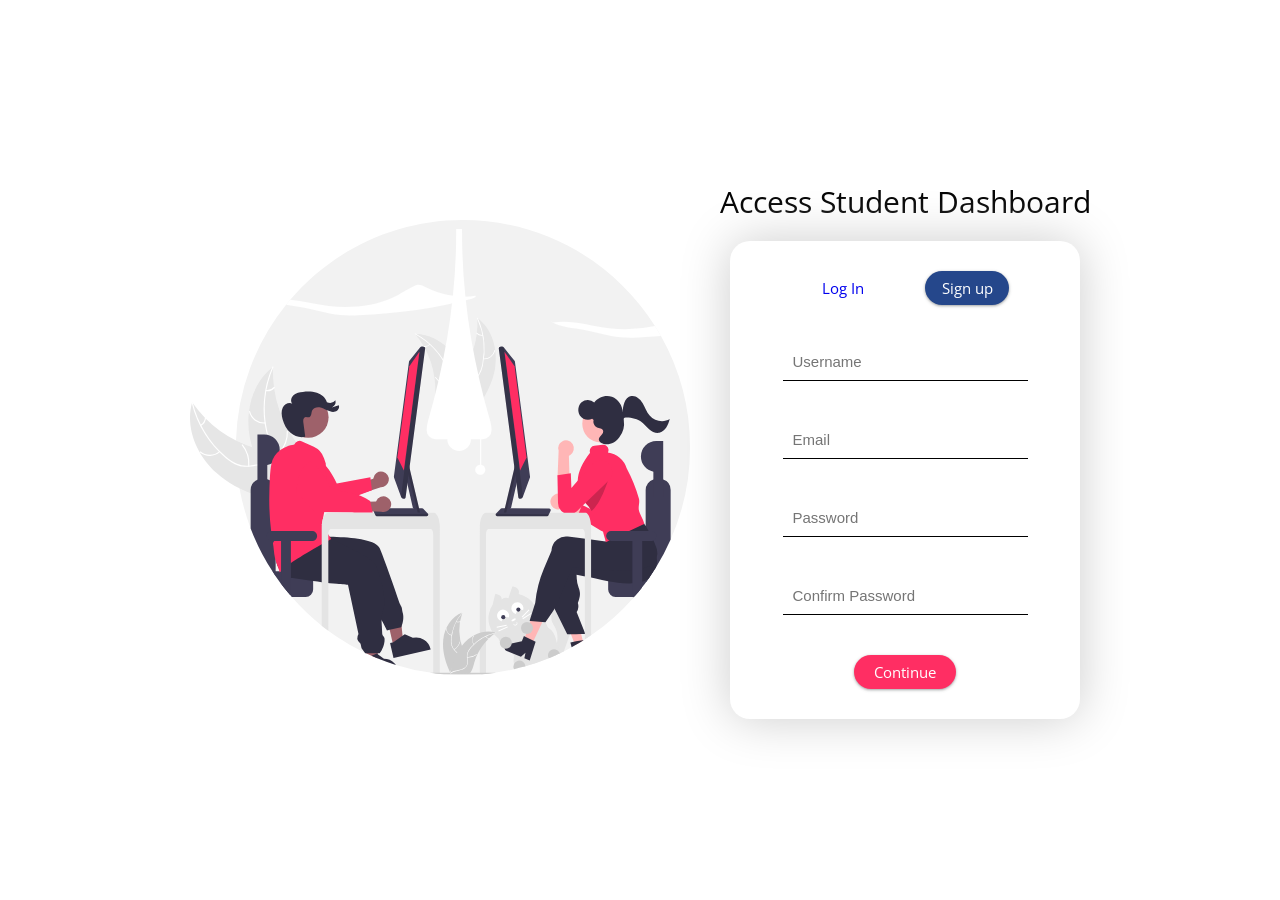
<file: student_signup.html>
<!DOCTYPE html>
<html lang="en">

<head>
    <meta charset="UTF-8">
    <meta http-equiv="X-UA-Compatible" content="IE=edge">
    <meta name="viewport" content="width=device-width, initial-scale=1.0">
    <title>Student Signup</title>
    <style>
        @import url('https://fonts.googleapis.com/css2?family=Open+Sans&display=swap');

        * {
            margin: 0;
            padding: 0;
        }

        .container {
            font-family: 'Open Sans', sans-serif;
            display: flex;
            justify-content: center;
            align-items: center;
            height: 100vh;
        }

        #devSvg3 {
            width: 500px;
            height: auto;
            margin: 0px 30px 0px 0px;
        }

        .loginBox {
            display: flex;
            flex-direction: column;
            align-items: center;
        }

        .student_login {
            text-align: center;
            font-size: 30px;
        }

        .content {
            height: auto;
            width: 350px;
            border-radius: 20px;
            box-shadow: 0 0 50px #ccc;
            margin-top: 5%;
            padding: 30px 0px;
            transition: height 0.5s ease;
        }

        
        .options {
            height: 15%;
            width: 100%;
            display: flex;
            justify-content: center;
            align-items: center;
            font-size: 15px;
        }

        .options div {
            width: 20%;
            text-align: center;
            cursor: pointer;
            margin: 0 20px;
            border: 0px;
            border-radius: 20px;
            padding: 7px;
            transition: all 0.5s ease;
        }

        .selectedOption {
            background-color: #25478B;
            color: white;
            box-shadow: rgba(60, 64, 67, 0.3) 0px 1px 2px 0px, rgba(60, 64, 67, 0.15) 0px 1px 3px 1px;
        }

        .signUp {
            display: flex;
            flex-direction: column;
            align-items: center;
            margin-top: 5%;
        }

        .entries input {
            width: 70%;
            padding: 10px;
            margin: 20px 0px;
            border: none;
            border-bottom: 1px solid black;
            transition: all 0.3s ease;
            font-size: 15px;
            box-sizing: border-box;
        }

        input:focus {
            outline: none;
            box-shadow: 0 1px black;
        }

        .continue {
            cursor: pointer;
            background: none;
            border: none;
            background-color: #FF2E63;
            color: white;
            box-shadow: rgba(60, 64, 67, 0.3) 0px 1px 2px 0px, rgba(60, 64, 67, 0.15) 0px 1px 3px 1px;
            width: 25%;
            border-radius: 20px;
            padding: 7px;
            font-size: 15px;
            font-family: 'Open Sans', sans-serif;
            text-align: center;
            margin-top: 20px;
        }

        #login a:visited{
            text-decoration: none;
        }

        @media only screen and (max-width: 768px) {
            #devSvg3 {
                display: none;
            }
        }
    </style>
</head>

<body>
    <div class="container">
        <div class="svgs">
            <img src="student signup svg.svg" id="devSvg3">
        </div>
        <div class="loginBox">
            <div class="student_login">
                Access Student Dashboard
            </div>
            <div class="content">
                <div class="options">
                    <div id="login">
                        <a href="student_login.html" style="text-decoration: none;">Log In</a>
                    </div>
                    <div id="signup" class="selectedOption">
                        Sign up
                    </div>
                </div>
                <div class="entries">
                    <div class="signUp">
                        <input type="text" placeholder="Username" id="userNew" autocomplete="off">
                        <input type="email" placeholder="Email" id="emailNew" autocomplete="off">
                        <input type="password" placeholder="Password" id="passNew">
                        <input type="password" placeholder="Confirm Password" id="passCon">
                        <div type="submit" class="continue">Continue</div>
                    </div>
                </div>
            </div>
        </div>
    </div>
</body>
</html>
</file>
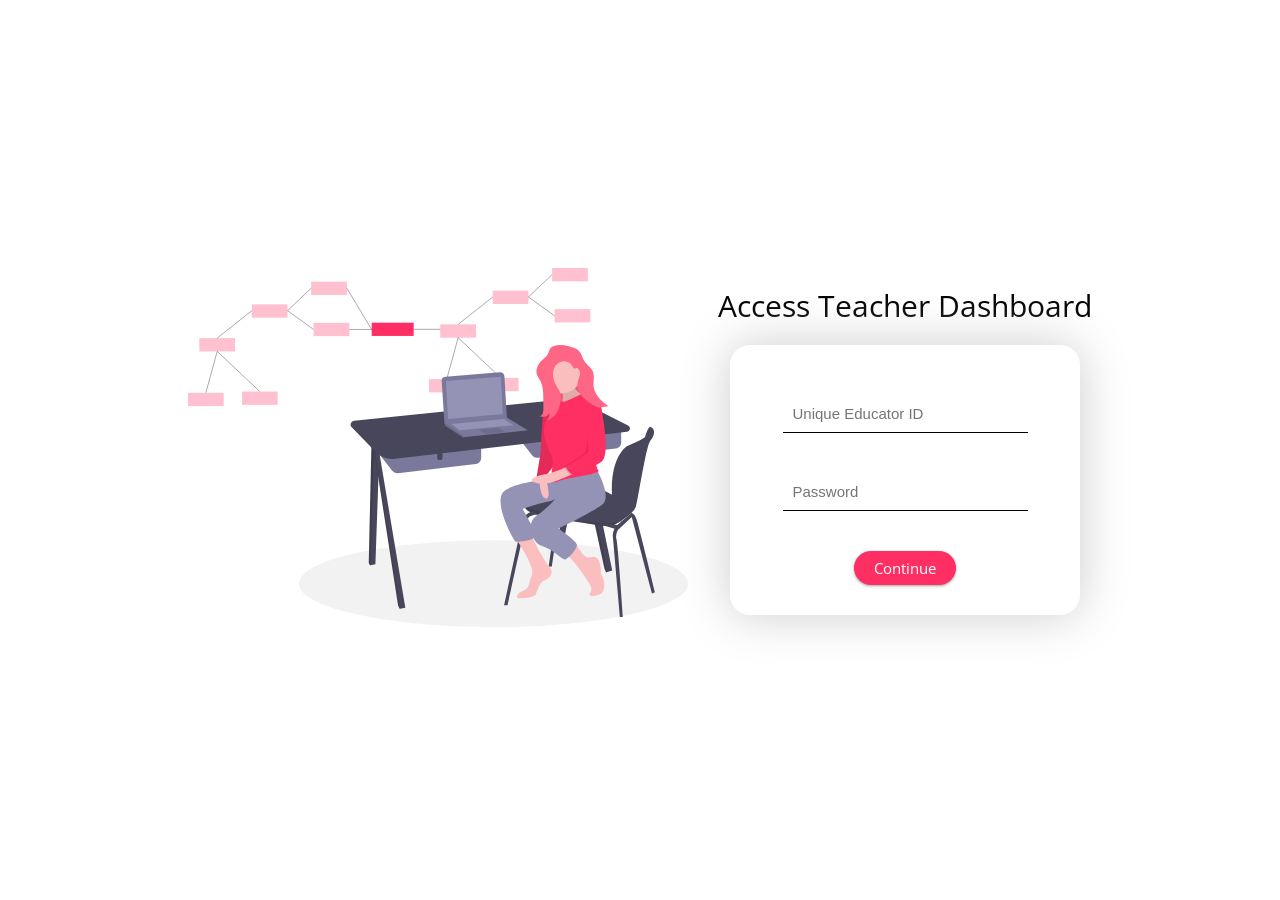
<file: teacher_login.html>
<!DOCTYPE html>
<html lang="en">

<head>
    <meta charset="UTF-8">
    <meta http-equiv="X-UA-Compatible" content="IE=edge">
    <meta name="viewport" content="width=device-width, initial-scale=1.0">
    <title>Teacher Login</title>
    <style>
        @import url('https://fonts.googleapis.com/css2?family=Open+Sans&display=swap');

        * {
            margin: 0;
            padding: 0;
        }

        .container {
            font-family: 'Open Sans', sans-serif;
            display: flex;
            justify-content: center;
            align-items: center;
            height: 100vh;
        }

        #devSvg2 {
            width: 500px;
            height: auto;
            margin: 0px 30px 0px 0px;
        }

        .loginBox {
            display: flex;
            flex-direction: column;
            align-items: center;
        }

        .teacher_login {
            text-align: center;
            font-size: 30px;
        }

        .content {
            height: auto;
            width: 350px;
            border-radius: 20px;
            box-shadow: 0 0 50px #ccc;
            margin-top: 5%;
            padding: 30px 0px;
            transition: height 0.5s ease;
        }

        .logger {
            display: flex;
            flex-direction: column;
            align-items: center;
        }

        .entries input {
            width: 70%;
            padding: 10px;
            margin: 20px 0px;
            border: none;
            border-bottom: 1px solid black;
            transition: all 0.3s ease;
            font-size: 15px;
            box-sizing: border-box;
        }

        input:focus {
            outline: none;
            box-shadow: 0 1px black;
        }

        .continue {
            cursor: pointer;
            background: none;
            border: none;
            background-color: #FF2E63;
            color: white;
            box-shadow: rgba(60, 64, 67, 0.3) 0px 1px 2px 0px, rgba(60, 64, 67, 0.15) 0px 1px 3px 1px;
            width: 25%;
            border-radius: 20px;
            padding: 7px;
            font-size: 15px;
            font-family: 'Open Sans', sans-serif;
            text-align: center;
            margin-top: 20px;
        }

        @media only screen and (max-width: 768px) {
            #devSvg2 {
                display: none;
            }
        }
    </style>
</head>

<body>
    <div class="container">
        <div class="svgs">
            <img src="teacher login svg.svg" id="devSvg2">
        </div>
        <div class="loginBox">
            <div class="teacher_login">
                Access Teacher Dashboard
            </div>
            <div class="content">
                <div class="entries">
                    <div class="logger">
                        <input type="text" placeholder="Unique Educator ID" id="teacherID" autocomplete="off">
                        <input type="password" placeholder="Password" id="teacherPass">
                        <div type="submit" class="continue">Continue</div>
                    </div>
                </div>
            </div>
        </div>
    </div>
</body>

</html>
</file>
<file: commentsection.css>
* {
    margin: 0;
    padding: 0;
    font-family: 'Ubuntu', sans-serif;
    scrollbar-width: none;
}
.container {
    display: flex;
    width: 100%;
    margin-top: 82px;
}
.playlist {
    width: 25%;
    background-color: white;
}
.playlist-scroll{
    overflow-y: scroll;
    height: calc(100vh - 75px);
}
.content {
    display: flex;
    flex-direction: column;
    width: 75%;
}
#placeHolder{
    font-size: 30px;
    text-align: center;
}
#placeHolder img{
    width: 40vw;
    margin: 100px 0;
    opacity: 0.9;
}
#topic {
    font-size: 25px;
    padding: 10px;
    background-color: #25478B;
    color: white;
}
.topicname {
    display: flex;
    align-items: center;
    cursor: pointer;
    font-size: 20px;
    padding: 10px;
    border: 1px solid rgb(180, 180, 180);
    background-color: rgb(212, 212, 212);
}
@media only screen and (max-width: 768px) {
    .topicname {
        font-size: 15px;
    }
}
i {
    margin-left: auto;
}
.options div {
    display: flex;
    align-items: center;
    padding: 10px;
    cursor: pointer;
    box-shadow: 0 0 1px rgba(34, 25, 25, 0.4);
}
.enable-options{
    opacity: 1;
    height: 132px;
    transition: all 0.5s ease;
}
.disable-options{
    opacity: 0;
    height: 0px;
    overflow: hidden;
    transition: all 0.5s ease;
}
.selected-topic{
    background-color: #FF2E63;
    color: white;
}
.selected-category{
    background-color: #fdd8e1;
}
.display-none{
    display: none;
}
.content{
    overflow-y: scroll;
    height: calc(100vh - 75px);
}
#notes-content{
    height: 100%;
}
#quiz-content{
    text-align: center;
}
.quiz-question{
    margin: 30px;
}
.quiz-question div{
    padding: 10px;
    font-size: 25px;
    text-align: left;
}   
.quiz-options li{
    padding: 10px;
    list-style: none;
    display: flex;
    align-items: center;
    font-size: 20px;
    cursor: pointer;
    background-color: #eff2f8 !important;
    margin: 10px;
    border-radius: 10px;
    transition: all 0.2s ease;
}

.option-selected{
    box-shadow: rgba(0, 0, 0, 0.16) 0px 1px 4px, #4285F4 0px 0px 0px 3px;
}
.correct-option{
    color: green;
    box-shadow: rgba(0, 0, 0, 0.16) 0px 1px 4px, green 0px 0px 0px 3px;
}
.wrong-option{
    color: red;
    box-shadow: rgba(0, 0, 0, 0.16) 0px 1px 4px, red 0px 0px 0px 3px;
}
#quiz-submit{
    padding: 10px;
    font-size: 15px;
    margin: 30px;
    border-radius: 5px;
    border: none;
    cursor: pointer;
    background-color: #4285F4;
    color: white;
    box-shadow: rgba(0, 0, 0, 0.24) 0px 3px 8px;
}
#quiz-submit:active{
    background-color: #335caf;

}
::-webkit-scrollbar {
    width: 0;
    background: transparent;
}

/* Comment Section CSS */
#video-name{
    display: flex;
    background-color: #25478B;
    /* background-color: #FF2E63; */
    color: white;
    align-items: center;
    font-size: 26px;
    padding-left: 10px;
    cursor: pointer;
}

#comment-heading{
    font-size: 30px;
    display: flex;
    align-items: center;
    margin: 0px 10px;
    margin-top: 20px;
    width: auto;
    border-radius: 5px;
    padding: 5px;
}

#typeArea{
    display: flex;
    align-items: center;
    margin: 0px 13px;
    margin-bottom: 10px;
}

#typeArea input{
    width: 100%;
    padding: 10px;
    margin-right: 5px;
    border-radius: 10px;
    outline: none;
    border: none;
    background-color: rgb(224, 224, 224);
}

#commentsArea{
    border: 1px solid rgb(179, 179, 179);
    height: 530px;
    border-radius: 10px;
    background-color: whitesmoke;
    margin: 0px 10px 10px 10px;
    display: flex;
    flex-direction: column;
    overflow-y: scroll;
}
#commentsNumber{
    margin: 10px;
}

.textBlock {
    width: max-content;
    max-width: 80%;
    padding: 10px;
    margin: 5px;
    border-radius: 15px;
    overflow-wrap: break-word;
    background-color: #fdd8e1;
    font-size: 20px;
}

.time-details{
    font-size: 15px !important;
    color: gray;
}
</file>
